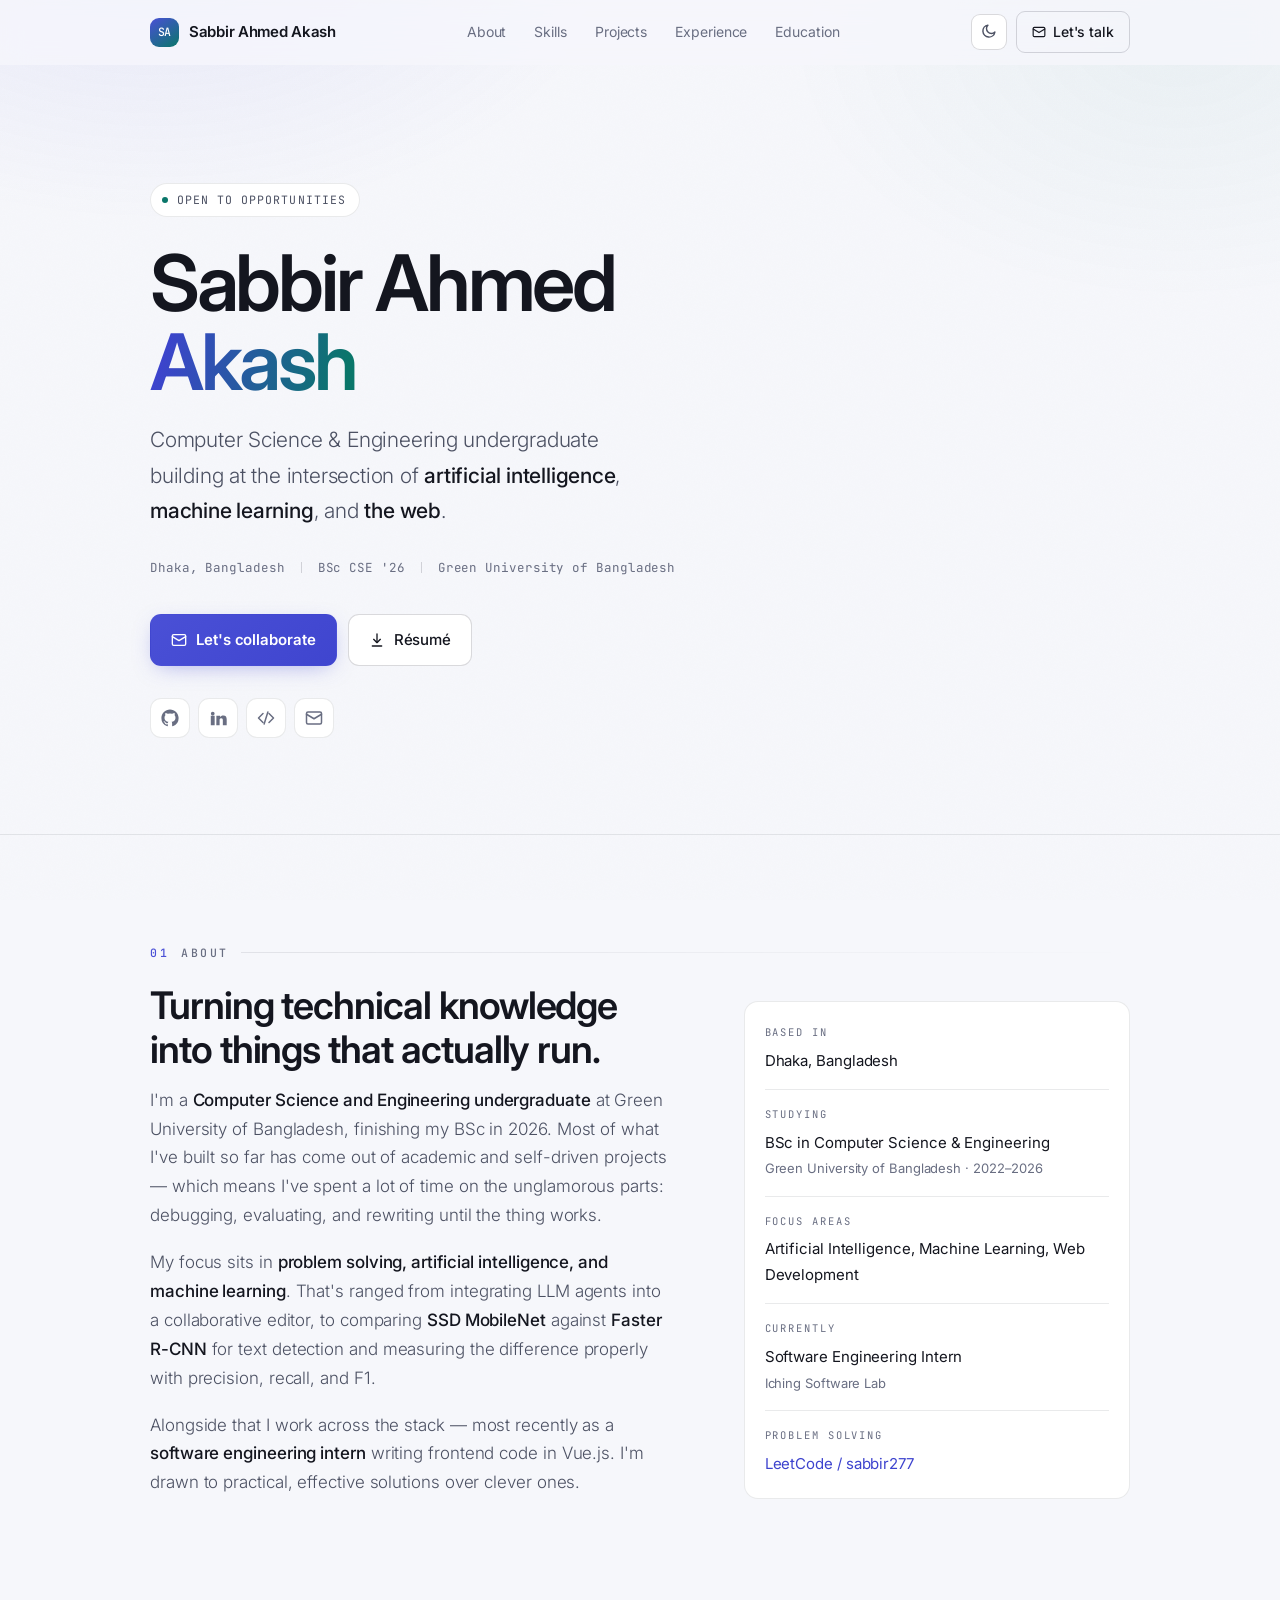
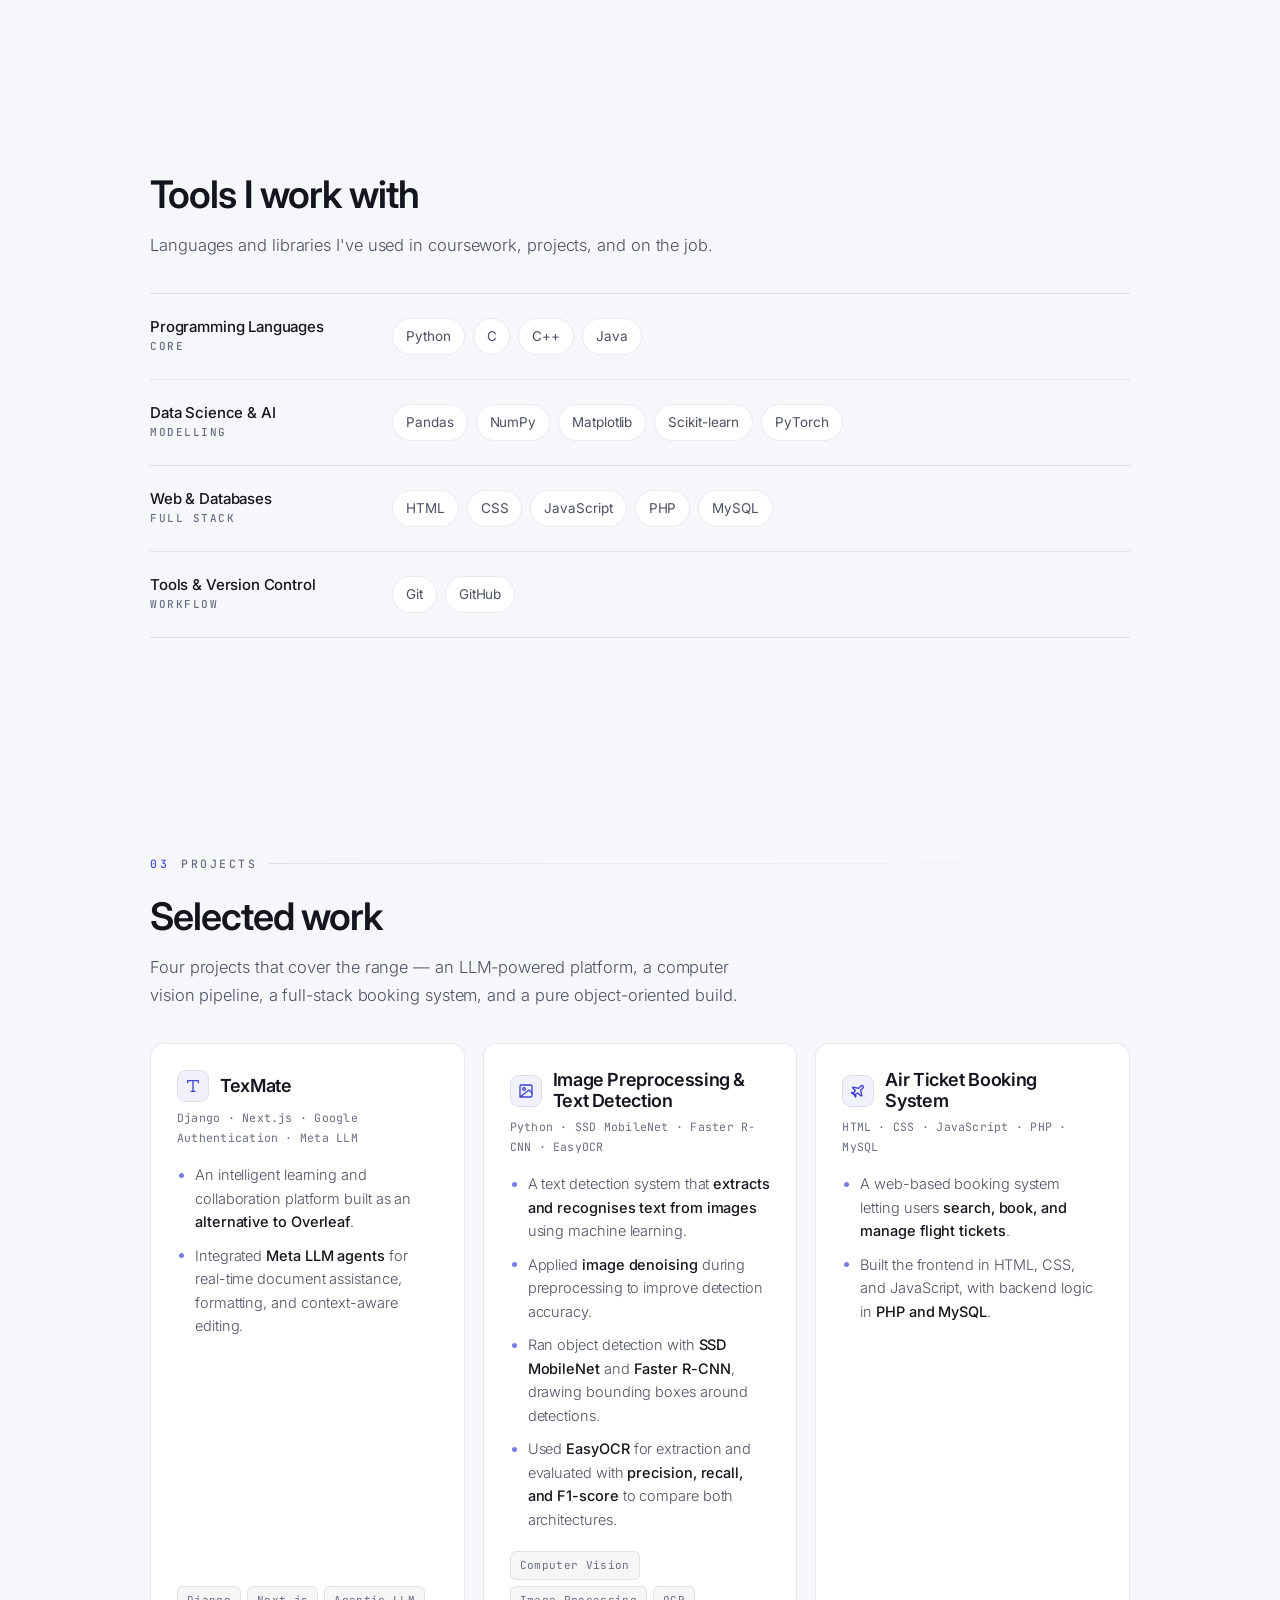
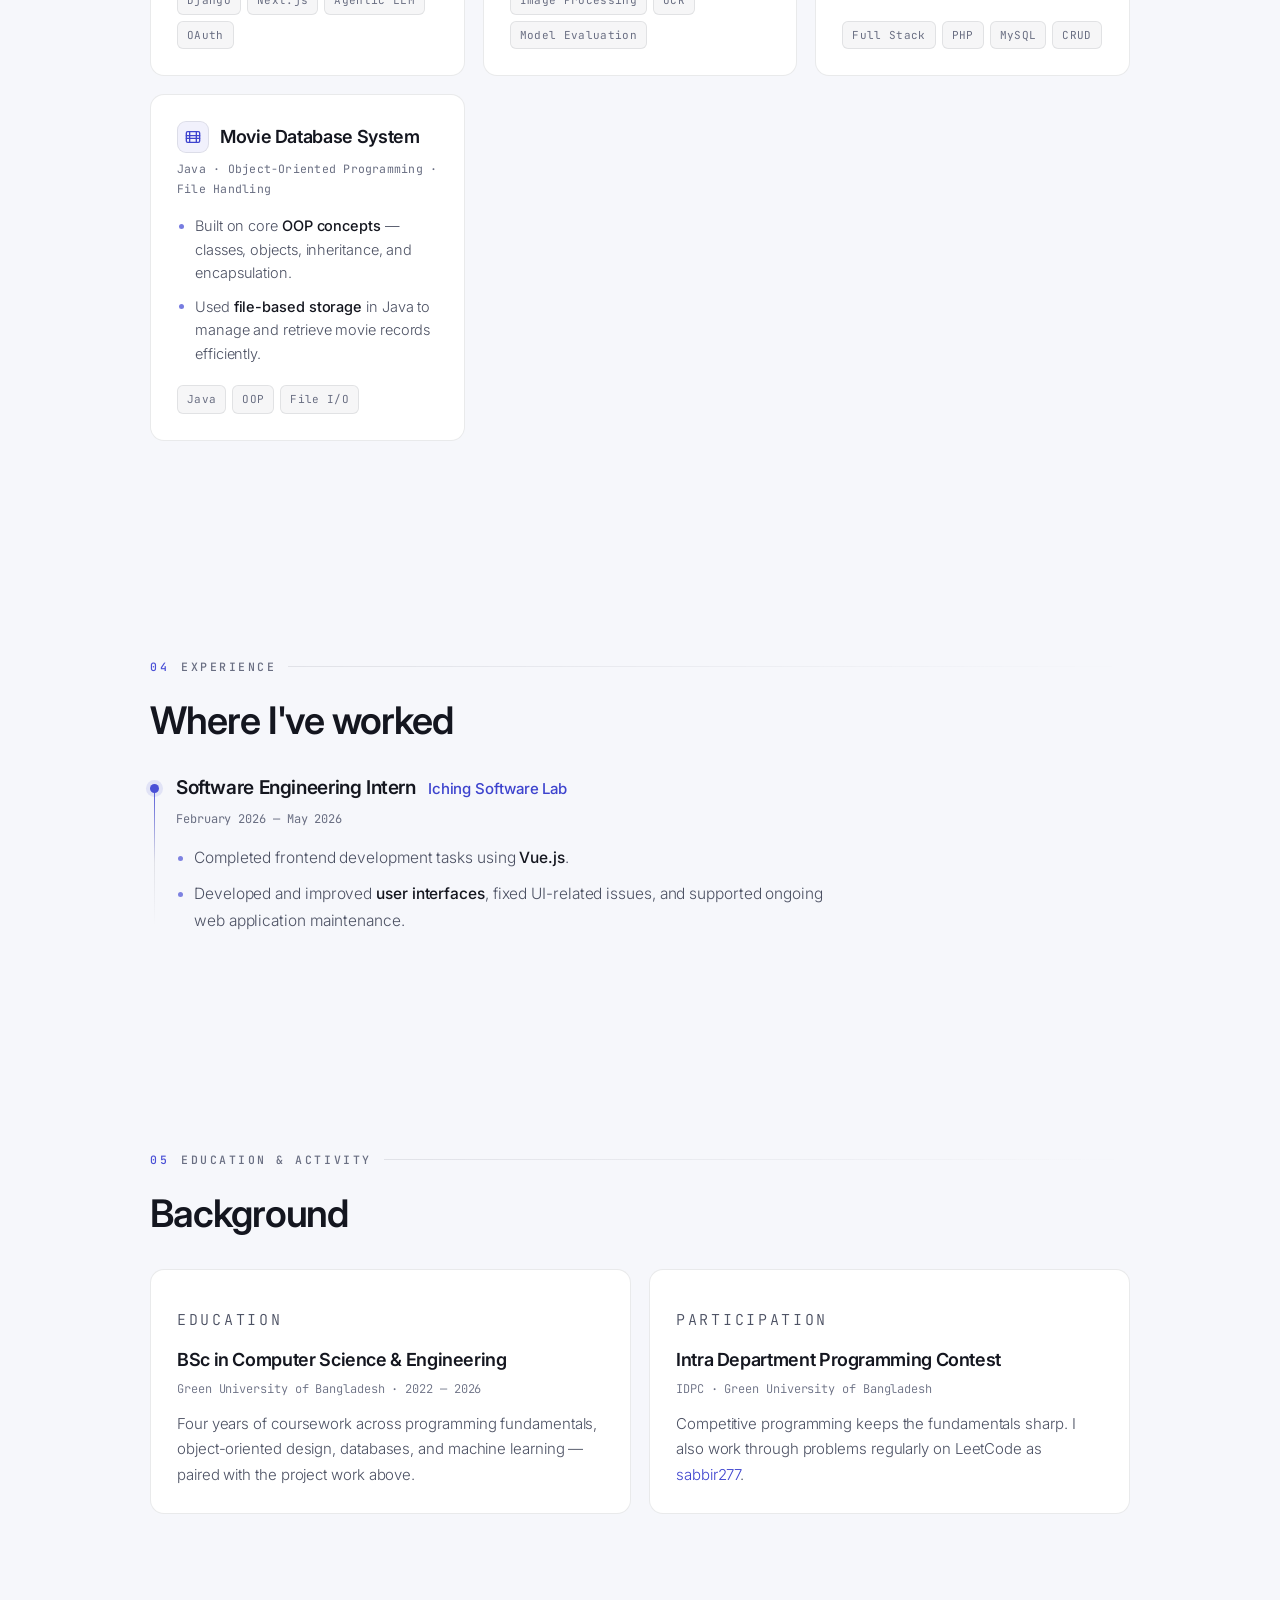
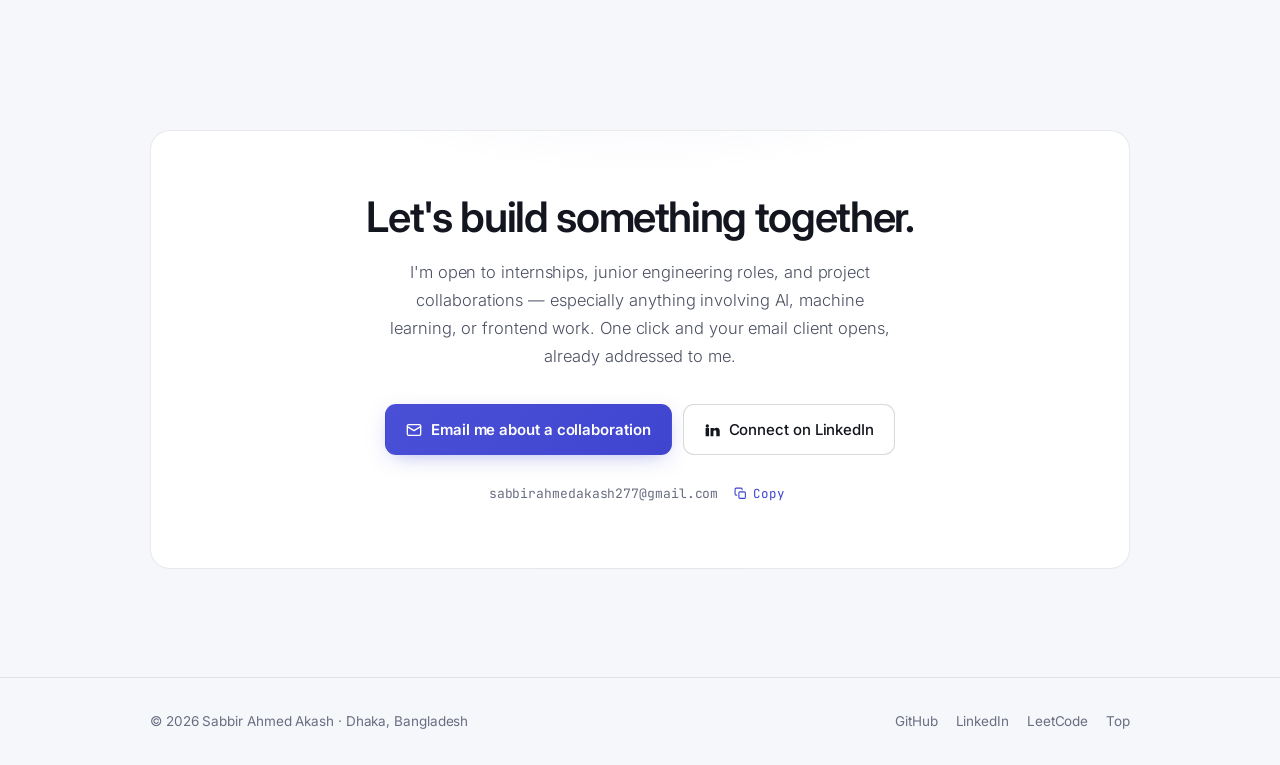
<file: index.html>
<!DOCTYPE html>
<html lang="en" data-theme="dark">
<head>
<meta charset="UTF-8">
<meta name="viewport" content="width=device-width, initial-scale=1.0">
<title>Sabbir Ahmed Akash — CSE Undergraduate | AI & Software Engineering</title>
<meta name="description" content="Portfolio of Sabbir Ahmed Akash — Computer Science and Engineering undergraduate based in Dhaka, Bangladesh, working across artificial intelligence, machine learning, and web development.">
<meta name="author" content="Sabbir Ahmed Akash">
<meta name="theme-color" content="#08080b">

<!-- ⚠️ Replace this with your real URL after your first deploy — it's used by the
     canonical tag, the social preview, sitemap.xml and robots.txt. -->
<link rel="canonical" href="https://sabbir-portfolio.netlify.app/">

<!-- Open Graph / social preview (LinkedIn, Facebook, Slack, Discord) -->
<meta property="og:type" content="website">
<meta property="og:site_name" content="Sabbir Ahmed Akash">
<meta property="og:url" content="https://sabbir-portfolio.netlify.app/">
<meta property="og:title" content="Sabbir Ahmed Akash — CSE Undergraduate | AI & Software Engineering">
<meta property="og:description" content="Problem solving, artificial intelligence, and machine learning. Projects, experience, and contact.">
<meta property="og:image" content="https://sabbir-portfolio.netlify.app/assets/img/og-image.png">
<meta property="og:image:width" content="1200">
<meta property="og:image:height" content="630">
<meta property="og:image:alt" content="Sabbir Ahmed Akash — AI / Machine Learning, Software Engineering">

<!-- X / Twitter -->
<meta name="twitter:card" content="summary_large_image">
<meta name="twitter:title" content="Sabbir Ahmed Akash — CSE Undergraduate | AI & Software Engineering">
<meta name="twitter:description" content="Problem solving, artificial intelligence, and machine learning. Projects, experience, and contact.">
<meta name="twitter:image" content="https://sabbir-portfolio.netlify.app/assets/img/og-image.png">

<link rel="preconnect" href="https://fonts.googleapis.com">
<link rel="preconnect" href="https://fonts.gstatic.com" crossorigin>
<link href="https://fonts.googleapis.com/css2?family=Inter:wght@300;400;500;600;700&family=JetBrains+Mono:wght@400;500&display=swap" rel="stylesheet">

<link rel="icon" href="assets/img/favicon.svg" type="image/svg+xml">
<link rel="apple-touch-icon" href="assets/img/apple-touch-icon.png">

<!-- Sets the theme before first paint so there's no flash of the wrong colours.
     This one stays inline on purpose — as an external file it would load too
     late and you'd see a flicker. Everything else lives in js/main.js. -->
<script>
(function () {
  try {
    var prefersLight = window.matchMedia &&
                       window.matchMedia('(prefers-color-scheme: light)').matches;
    document.documentElement.setAttribute('data-theme', prefersLight ? 'light' : 'dark');
  } catch (e) {
    document.documentElement.setAttribute('data-theme', 'light');
  }
})();
</script>

<link rel="stylesheet" href="css/styles.css">
</head>
<body>

<!-- ============================================================
     NAV
     ============================================================ -->
<header class="nav" id="nav">
  <div class="wrap nav-inner">
    <a href="#top" class="brand" aria-label="Sabbir Ahmed Akash — back to top">
      <span class="brand-mark" aria-hidden="true">SA</span>
      <span>Sabbir Ahmed Akash</span>
    </a>

    <nav class="nav-links" aria-label="Sections">
      <a href="#about">About</a>
      <a href="#skills">Skills</a>
      <a href="#projects">Projects</a>
      <a href="#experience">Experience</a>
      <a href="#education">Education</a>
    </nav>

    <div class="nav-right">
      <button class="theme-btn" id="themeBtn" type="button" aria-label="Switch to light theme" title="Switch to light theme">
        <svg class="ico-sun" viewBox="0 0 24 24" fill="none" stroke="currentColor" stroke-width="2" stroke-linecap="round" stroke-linejoin="round" aria-hidden="true"><circle cx="12" cy="12" r="4"/><path d="M12 2v2M12 20v2M4.9 4.9l1.4 1.4M17.7 17.7l1.4 1.4M2 12h2M20 12h2M4.9 19.1l1.4-1.4M17.7 6.3l1.4-1.4"/></svg>
        <svg class="ico-moon" viewBox="0 0 24 24" fill="none" stroke="currentColor" stroke-width="2" stroke-linecap="round" stroke-linejoin="round" aria-hidden="true"><path d="M21 12.8A8.5 8.5 0 1 1 11.2 3a6.6 6.6 0 0 0 9.8 9.8Z"/></svg>
      </button>

      <a class="nav-cta" href="mailto:sabbirahmedakash277@gmail.com?subject=Collaboration%20opportunity&amp;body=Hi%20Sabbir%2C%0A%0AI%20came%20across%20your%20portfolio%20and%20would%20like%20to%20talk%20about%20a%20possible%20collaboration.%0A%0A">
        <svg width="14" height="14" viewBox="0 0 24 24" fill="none" stroke="currentColor" stroke-width="2" stroke-linecap="round" stroke-linejoin="round" aria-hidden="true"><rect x="2" y="4" width="20" height="16" rx="2"/><path d="m2 7 10 6 10-6"/></svg>
        Let's talk
      </a>
    </div>
  </div>
</header>

<main id="top">

  <!-- ============================================================
       HERO
       ============================================================ -->
  <section class="hero">
    <div class="wrap">
      <span class="badge rise">
        <span class="dot" aria-hidden="true"></span>
        Open to opportunities
      </span>

      <h1 class="rise" style="--d:60ms">
        Sabbir Ahmed<br>
        <span class="grad">Akash</span>
      </h1>

      <p class="hero-role rise" style="--d:140ms">
        Computer Science &amp; Engineering undergraduate building at the intersection of
        <b>artificial intelligence</b>, <b>machine learning</b>, and <b>the web</b>.
      </p>

      <div class="hero-meta rise" style="--d:200ms">
        <span>Dhaka, Bangladesh</span>
        <span class="sep" aria-hidden="true"></span>
        <span>BSc CSE '26</span>
        <span class="sep" aria-hidden="true"></span>
        <span>Green University of Bangladesh</span>
      </div>

      <div class="actions rise" style="--d:260ms">
        <!-- Primary contact: opens the visitor's mail client, pre-addressed and pre-filled -->
        <a class="btn btn-primary" href="mailto:sabbirahmedakash277@gmail.com?subject=Let%E2%80%99s%20collaborate&amp;body=Hi%20Sabbir%2C%0A%0AI%20came%20across%20your%20portfolio%20and%20would%20like%20to%20talk%20about%20a%20possible%20collaboration.%0A%0AA%20bit%20about%20the%20project%3A%0A%0A%0AThanks%2C%0A">
          <svg width="16" height="16" viewBox="0 0 24 24" fill="none" stroke="currentColor" stroke-width="2" stroke-linecap="round" stroke-linejoin="round" aria-hidden="true"><rect x="2" y="4" width="20" height="16" rx="2"/><path d="m2 7 10 6 10-6"/></svg>
          Let's collaborate
        </a>
        <!-- To update: replace assets/resume/resume.pdf. The download attribute controls
             the filename the visitor receives, so the file on disk can stay resume.pdf. -->
        <a class="btn btn-ghost" href="assets/resume/resume.pdf" download="Sabbir-Ahmed-Akash-Resume.pdf">
          <svg width="16" height="16" viewBox="0 0 24 24" fill="none" stroke="currentColor" stroke-width="2" stroke-linecap="round" stroke-linejoin="round" aria-hidden="true"><path d="M12 3v12"/><path d="m7 11 5 5 5-5"/><path d="M5 21h14"/></svg>
          Résumé
        </a>
      </div>

      <div class="socials rise" style="--d:320ms">
        <a href="https://github.com/sabbirahmed277" target="_blank" rel="noopener noreferrer" aria-label="GitHub" title="GitHub">
          <svg width="18" height="18" viewBox="0 0 24 24" fill="currentColor" aria-hidden="true"><path d="M12 .5C5.73.5.5 5.73.5 12a11.5 11.5 0 0 0 7.86 10.92c.58.1.79-.25.79-.55v-1.94c-3.2.7-3.88-1.54-3.88-1.54-.53-1.34-1.29-1.7-1.29-1.7-1.05-.72.08-.7.08-.7 1.16.08 1.77 1.19 1.77 1.19 1.03 1.77 2.7 1.26 3.36.96.1-.75.4-1.26.73-1.55-2.55-.29-5.24-1.28-5.24-5.7 0-1.26.45-2.29 1.19-3.1-.12-.29-.52-1.46.11-3.05 0 0 .96-.31 3.15 1.18a10.9 10.9 0 0 1 5.74 0c2.18-1.49 3.14-1.18 3.14-1.18.63 1.59.23 2.76.12 3.05.74.81 1.18 1.84 1.18 3.1 0 4.43-2.69 5.4-5.26 5.69.41.36.78 1.06.78 2.14v3.17c0 .3.21.66.8.55A11.5 11.5 0 0 0 23.5 12C23.5 5.73 18.27.5 12 .5Z"/></svg>
        </a>
        <a href="https://www.linkedin.com/in/Sabbir277/" target="_blank" rel="noopener noreferrer" aria-label="LinkedIn" title="LinkedIn">
          <svg width="18" height="18" viewBox="0 0 24 24" fill="currentColor" aria-hidden="true"><path d="M4.98 3.5a2.5 2.5 0 1 1 0 5 2.5 2.5 0 0 1 0-5ZM2.4 21.5h5.16V9.04H2.4V21.5Zm7.4-12.46h4.95v1.7h.07c.69-1.2 2.37-2.09 4.2-2.09 3.6 0 4.58 2.14 4.58 5.42v7.43h-5.15v-6.6c0-1.58-.6-2.65-2.03-2.65-1.1 0-1.83.72-2.13 1.42-.11.24-.14.58-.14.93v6.9H9.8s.07-11.2 0-12.46Z"/></svg>
        </a>
        <a href="https://leetcode.com/u/sabbir277/" target="_blank" rel="noopener noreferrer" aria-label="LeetCode" title="LeetCode">
          <svg width="18" height="18" viewBox="0 0 24 24" fill="none" stroke="currentColor" stroke-width="2" stroke-linecap="round" stroke-linejoin="round" aria-hidden="true"><path d="m16 18 6-6-6-6"/><path d="m8 6-6 6 6 6"/><path d="m14.5 4-5 16"/></svg>
        </a>
        <a href="mailto:sabbirahmedakash277@gmail.com" aria-label="Email" title="Email">
          <svg width="18" height="18" viewBox="0 0 24 24" fill="none" stroke="currentColor" stroke-width="2" stroke-linecap="round" stroke-linejoin="round" aria-hidden="true"><rect x="2" y="4" width="20" height="16" rx="2"/><path d="m2 7 10 6 10-6"/></svg>
        </a>
      </div>
    </div>
  </section>

  <hr class="rule">

  <!-- ============================================================
       ABOUT
       ============================================================ -->
  <section class="section" id="about">
    <div class="wrap">
      <p class="eyebrow reveal"><span>01</span> About</p>

      <div class="about-grid">
        <div class="about-body reveal" style="--d:80ms">
          <h2 class="section-title">Turning technical knowledge into things that actually run.</h2>
          <p>
            I'm a <strong>Computer Science and Engineering undergraduate</strong> at Green University of
            Bangladesh, finishing my BSc in 2026. Most of what I've built so far has come out of academic
            and self-driven projects — which means I've spent a lot of time on the unglamorous parts:
            debugging, evaluating, and rewriting until the thing works.
          </p>
          <p>
            My focus sits in <strong>problem solving, artificial intelligence, and machine learning</strong>.
            That's ranged from integrating LLM agents into a collaborative editor, to comparing
            <strong>SSD MobileNet</strong> against <strong>Faster R-CNN</strong> for text detection and
            measuring the difference properly with precision, recall, and F1.
          </p>
          <p>
            Alongside that I work across the stack — most recently as a
            <strong>software engineering intern</strong> writing frontend code in Vue.js. I'm drawn to
            practical, effective solutions over clever ones.
          </p>
        </div>

        <dl class="facts reveal" style="--d:160ms">
          <div class="fact">
            <dt>Based in</dt>
            <dd>Dhaka, Bangladesh</dd>
          </div>
          <div class="fact">
            <dt>Studying</dt>
            <dd>BSc in Computer Science &amp; Engineering<small>Green University of Bangladesh · 2022–2026</small></dd>
          </div>
          <div class="fact">
            <dt>Focus areas</dt>
            <dd>Artificial Intelligence, Machine Learning, Web Development</dd>
          </div>
          <div class="fact">
            <dt>Currently</dt>
            <dd>Software Engineering Intern<small>Iching Software Lab</small></dd>
          </div>
          <div class="fact">
            <dt>Problem solving</dt>
            <dd><a class="link" href="https://leetcode.com/u/sabbir277/" target="_blank" rel="noopener noreferrer">LeetCode / sabbir277</a></dd>
          </div>
        </dl>
      </div>
    </div>
  </section>

  <!-- ============================================================
       SKILLS
       ============================================================ -->
  <section class="section" id="skills">
    <div class="wrap">
      <p class="eyebrow reveal"><span>02</span> Skills</p>
      <h2 class="section-title reveal" style="--d:60ms">Tools I work with</h2>
      <p class="section-lede reveal" style="--d:100ms">
        Languages and libraries I've used in coursework, projects, and on the job.
      </p>

      <div class="skills" style="margin-top:34px">
        <div class="skill-row reveal">
          <h3>Programming Languages<em>Core</em></h3>
          <div class="chips">
            <span class="chip">Python</span>
            <span class="chip">C</span>
            <span class="chip">C++</span>
            <span class="chip">Java</span>
          </div>
        </div>

        <div class="skill-row reveal" style="--d:70ms">
          <h3>Data Science &amp; AI<em>Modelling</em></h3>
          <div class="chips">
            <span class="chip">Pandas</span>
            <span class="chip">NumPy</span>
            <span class="chip">Matplotlib</span>
            <span class="chip">Scikit-learn</span>
            <span class="chip">PyTorch</span>
          </div>
        </div>

        <div class="skill-row reveal" style="--d:140ms">
          <h3>Web &amp; Databases<em>Full stack</em></h3>
          <div class="chips">
            <span class="chip">HTML</span>
            <span class="chip">CSS</span>
            <span class="chip">JavaScript</span>
            <span class="chip">PHP</span>
            <span class="chip">MySQL</span>
          </div>
        </div>

        <div class="skill-row reveal" style="--d:210ms">
          <h3>Tools &amp; Version Control<em>Workflow</em></h3>
          <div class="chips">
            <span class="chip">Git</span>
            <span class="chip">GitHub</span>
          </div>
        </div>
      </div>
    </div>
  </section>

  <!-- ============================================================
       PROJECTS
       ============================================================ -->
  <section class="section" id="projects">
    <div class="wrap">
      <p class="eyebrow reveal"><span>03</span> Projects</p>
      <h2 class="section-title reveal" style="--d:60ms">Selected work</h2>
      <p class="section-lede reveal" style="--d:100ms">
        Four projects that cover the range — an LLM-powered platform, a computer vision pipeline,
        a full-stack booking system, and a pure object-oriented build.
      </p>

      <div class="projects" style="margin-top:34px">

        <!-- TexMate
             TODO: add repo link, e.g. wrap <h3> in <a href="https://github.com/..."> -->
        <article class="card reveal">
          <div class="card-head">
            <span class="card-ico" aria-hidden="true">
              <svg width="16" height="16" viewBox="0 0 24 24" fill="none" stroke="currentColor" stroke-width="2" stroke-linecap="round" stroke-linejoin="round"><path d="M4 7V4h16v3"/><path d="M9 20h6"/><path d="M12 4v16"/></svg>
            </span>
            <h3>TexMate</h3>
          </div>
          <p class="card-stack">Django · Next.js · Google Authentication · Meta LLM</p>
          <ul>
            <li>An intelligent learning and collaboration platform built as an <strong>alternative to Overleaf</strong>.</li>
            <li>Integrated <strong>Meta LLM agents</strong> for real-time document assistance, formatting, and context-aware editing.</li>
          </ul>
          <div class="tags">
            <span class="tag">Django</span>
            <span class="tag">Next.js</span>
            <span class="tag">Agentic LLM</span>
            <span class="tag">OAuth</span>
          </div>
        </article>

        <!-- Image Preprocessing & Text Detection
             TODO: add repo link -->
        <article class="card reveal" style="--d:70ms">
          <div class="card-head">
            <span class="card-ico" aria-hidden="true">
              <svg width="16" height="16" viewBox="0 0 24 24" fill="none" stroke="currentColor" stroke-width="2" stroke-linecap="round" stroke-linejoin="round"><rect x="3" y="3" width="18" height="18" rx="2"/><circle cx="9" cy="9" r="2"/><path d="m21 15-4.5-4.5L3 21"/></svg>
            </span>
            <h3>Image Preprocessing &amp; Text Detection</h3>
          </div>
          <p class="card-stack">Python · SSD MobileNet · Faster R-CNN · EasyOCR</p>
          <ul>
            <li>A text detection system that <strong>extracts and recognises text from images</strong> using machine learning.</li>
            <li>Applied <strong>image denoising</strong> during preprocessing to improve detection accuracy.</li>
            <li>Ran object detection with <strong>SSD MobileNet</strong> and <strong>Faster R-CNN</strong>, drawing bounding boxes around detections.</li>
            <li>Used <strong>EasyOCR</strong> for extraction and evaluated with <strong>precision, recall, and F1-score</strong> to compare both architectures.</li>
          </ul>
          <div class="tags">
            <span class="tag">Computer Vision</span>
            <span class="tag">Image Processing</span>
            <span class="tag">OCR</span>
            <span class="tag">Model Evaluation</span>
          </div>
        </article>

        <!-- Air Ticket Booking System
             TODO: add repo link -->
        <article class="card reveal" style="--d:140ms">
          <div class="card-head">
            <span class="card-ico" aria-hidden="true">
              <svg width="16" height="16" viewBox="0 0 24 24" fill="none" stroke="currentColor" stroke-width="2" stroke-linecap="round" stroke-linejoin="round"><path d="M17.8 19.2 16 11l3.5-3.5a2.1 2.1 0 0 0-3-3L13 8 4.8 6.2a.8.8 0 0 0-.8 1.3L8 11l-2 4-3-1-1 1 4 2 2 4 1-1-1-3 4-2 3.5 4a.8.8 0 0 0 1.3-.8Z"/></svg>
            </span>
            <h3>Air Ticket Booking System</h3>
          </div>
          <p class="card-stack">HTML · CSS · JavaScript · PHP · MySQL</p>
          <ul>
            <li>A web-based booking system letting users <strong>search, book, and manage flight tickets</strong>.</li>
            <li>Built the frontend in HTML, CSS, and JavaScript, with backend logic in <strong>PHP and MySQL</strong>.</li>
          </ul>
          <div class="tags">
            <span class="tag">Full Stack</span>
            <span class="tag">PHP</span>
            <span class="tag">MySQL</span>
            <span class="tag">CRUD</span>
          </div>
        </article>

        <!-- Movie Database System
             TODO: add repo link -->
        <article class="card reveal" style="--d:210ms">
          <div class="card-head">
            <span class="card-ico" aria-hidden="true">
              <svg width="16" height="16" viewBox="0 0 24 24" fill="none" stroke="currentColor" stroke-width="2" stroke-linecap="round" stroke-linejoin="round"><rect x="2" y="4" width="20" height="16" rx="2"/><path d="M7 4v16M17 4v16M2 10h20M2 14h20"/></svg>
            </span>
            <h3>Movie Database System</h3>
          </div>
          <p class="card-stack">Java · Object-Oriented Programming · File Handling</p>
          <ul>
            <li>Built on core <strong>OOP concepts</strong> — classes, objects, inheritance, and encapsulation.</li>
            <li>Used <strong>file-based storage</strong> in Java to manage and retrieve movie records efficiently.</li>
          </ul>
          <div class="tags">
            <span class="tag">Java</span>
            <span class="tag">OOP</span>
            <span class="tag">File I/O</span>
          </div>
        </article>

      </div>
    </div>
  </section>

  <!-- ============================================================
       EXPERIENCE
       ============================================================ -->
  <section class="section" id="experience">
    <div class="wrap">
      <p class="eyebrow reveal"><span>04</span> Experience</p>
      <h2 class="section-title reveal" style="--d:60ms">Where I've worked</h2>

      <div class="timeline" style="margin-top:34px">
        <div class="tl-item reveal" style="--d:100ms">
          <div class="tl-top">
            <h3>Software Engineering Intern</h3>
            <span class="tl-org">Iching Software Lab</span>
          </div>
          <p class="tl-date">February 2026 — May 2026</p>
          <ul>
            <li>Completed frontend development tasks using <strong>Vue.js</strong>.</li>
            <li>Developed and improved <strong>user interfaces</strong>, fixed UI-related issues, and supported ongoing web application maintenance.</li>
          </ul>
        </div>
      </div>
    </div>
  </section>

  <!-- ============================================================
       EDUCATION & PARTICIPATION
       ============================================================ -->
  <section class="section" id="education">
    <div class="wrap">
      <p class="eyebrow reveal"><span>05</span> Education &amp; Activity</p>
      <h2 class="section-title reveal" style="--d:60ms">Background</h2>

      <div class="two-col" style="margin-top:34px">
        <div class="panel reveal" style="--d:100ms">
          <p class="panel-label">Education</p>
          <h3>BSc in Computer Science &amp; Engineering</h3>
          <p class="meta">Green University of Bangladesh · 2022 — 2026</p>
          <p>
            Four years of coursework across programming fundamentals, object-oriented design,
            databases, and machine learning — paired with the project work above.
          </p>
        </div>

        <div class="panel reveal" style="--d:170ms">
          <p class="panel-label">Participation</p>
          <h3>Intra Department Programming Contest</h3>
          <p class="meta">IDPC · Green University of Bangladesh</p>
          <p>
            Competitive programming keeps the fundamentals sharp. I also work through problems
            regularly on LeetCode as <a class="link" href="https://leetcode.com/u/sabbir277/" target="_blank" rel="noopener noreferrer">sabbir277</a>.
          </p>
        </div>
      </div>
    </div>
  </section>

  <!-- ============================================================
       CONTACT
       ============================================================ -->
  <section class="section" id="contact">
    <div class="wrap">
      <div class="contact-card reveal">
        <h2>Let's build something together.</h2>
        <p>
          I'm open to internships, junior engineering roles, and project collaborations —
          especially anything involving AI, machine learning, or frontend work.
          One click and your email client opens, already addressed to me.
        </p>

        <div class="actions">
          <a class="btn btn-primary" href="mailto:sabbirahmedakash277@gmail.com?subject=Let%E2%80%99s%20collaborate&amp;body=Hi%20Sabbir%2C%0A%0AI%20came%20across%20your%20portfolio%20and%20would%20like%20to%20talk%20about%20a%20possible%20collaboration.%0A%0AA%20bit%20about%20the%20project%3A%0A%0A%0AThanks%2C%0A">
            <svg width="16" height="16" viewBox="0 0 24 24" fill="none" stroke="currentColor" stroke-width="2" stroke-linecap="round" stroke-linejoin="round" aria-hidden="true"><rect x="2" y="4" width="20" height="16" rx="2"/><path d="m2 7 10 6 10-6"/></svg>
            Email me about a collaboration
          </a>
          <a class="btn btn-ghost" href="https://www.linkedin.com/in/Sabbir277/" target="_blank" rel="noopener noreferrer">
            <svg width="16" height="16" viewBox="0 0 24 24" fill="currentColor" aria-hidden="true"><path d="M4.98 3.5a2.5 2.5 0 1 1 0 5 2.5 2.5 0 0 1 0-5ZM2.4 21.5h5.16V9.04H2.4V21.5Zm7.4-12.46h4.95v1.7h.07c.69-1.2 2.37-2.09 4.2-2.09 3.6 0 4.58 2.14 4.58 5.42v7.43h-5.15v-6.6c0-1.58-.6-2.65-2.03-2.65-1.1 0-1.83.72-2.13 1.42-.11.24-.14.58-.14.93v6.9H9.8s.07-11.2 0-12.46Z"/></svg>
            Connect on LinkedIn
          </a>
        </div>

        <div class="email-line">
          <span>sabbirahmedakash277@gmail.com</span>
          <button class="copy-btn" id="copyBtn" type="button" aria-label="Copy email address">
            <svg width="13" height="13" viewBox="0 0 24 24" fill="none" stroke="currentColor" stroke-width="2" stroke-linecap="round" stroke-linejoin="round" aria-hidden="true"><rect x="9" y="9" width="12" height="12" rx="2"/><path d="M5 15H4a2 2 0 0 1-2-2V4a2 2 0 0 1 2-2h9a2 2 0 0 1 2 2v1"/></svg>
            <span id="copyLabel">Copy</span>
          </button>
        </div>
      </div>
    </div>
  </section>

</main>

<!-- ============================================================
     FOOTER
     ============================================================ -->
<footer class="footer">
  <div class="wrap footer-inner">
    <p>© <span id="year">2026</span> Sabbir Ahmed Akash · Dhaka, Bangladesh</p>
    <nav aria-label="Elsewhere">
      <a href="https://github.com/sabbirahmed277" target="_blank" rel="noopener noreferrer">GitHub</a>
      <a href="https://www.linkedin.com/in/Sabbir277/" target="_blank" rel="noopener noreferrer">LinkedIn</a>
      <a href="https://leetcode.com/u/sabbir277/" target="_blank" rel="noopener noreferrer">LeetCode</a>
      <a href="#top">Top</a>
    </nav>
  </div>
</footer>

<script src="js/main.js"></script>

</body>
</html>
</file>
<file: css/styles.css>
/* ==========================================================================
   Sabbir Ahmed Akash — portfolio stylesheet
   --------------------------------------------------------------------------
   Structure of this file, in order:
     1. Design tokens — DARK   (:root)
     2. Design tokens — LIGHT  ([data-theme="light"])
     3. Base + primitives     (.wrap, .eyebrow, .section)
     4. Navigation + theme toggle
     5. Hero
     6. About / Skills / Projects / Experience / Education / Contact
     7. Footer
     8. Scroll-reveal animations
     9. Responsive breakpoints  (860px, 720px, 430px)
    10. Reduced-motion + print

   CHANGING COLOURS: every colour resolves through a custom property. Edit the
   token, not the rule — and add it to BOTH token blocks so light mode follows.
   ========================================================================== */

/* ============================================================
   Design tokens — DARK (default)
   Every colour in the sheet resolves through these, so the light
   theme below only has to restate the values, never the rules.
   ============================================================ */
:root{
  color-scheme: dark;

  --bg:            #08080b;
  --bg-elev:       rgba(255,255,255,.025);
  --bg-elev-hover: rgba(255,255,255,.045);
  --line:          rgba(255,255,255,.08);
  --line-strong:   rgba(255,255,255,.16);

  --text:          #ededf2;
  --text-soft:     #b6b6c4;
  --text-muted:    #82828f;

  --accent:        #8b93ff;
  --accent-soft:   #a6acff;
  --accent-2:      #5eead4;
  --accent-glow:   rgba(139,147,255,.16);
  --accent-line:   rgba(139,147,255,.55);
  --on-accent:     #06060a;

  --nav-bg:          rgba(8,8,11,.72);
  --nav-bg-scrolled: rgba(8,8,11,.86);

  --tag-bg:  rgba(255,255,255,.045);
  --ico-bg:  rgba(139,147,255,.09);
  --sel:     rgba(139,147,255,.30);

  --btn-grad:        linear-gradient(140deg, #8b93ff 0%, #6f78f5 100%);
  --shadow-btn:      0 6px 26px -8px rgba(139,147,255,.55);
  --shadow-btn-over: 0 12px 34px -8px rgba(139,147,255,.68);
  --shadow-card:     0 18px 44px -22px rgba(0,0,0,.9);

  --mark-grad: linear-gradient(145deg, rgba(139,147,255,.9), rgba(94,234,212,.75));
  --mark-fg:   #07070a;

  --grain:  .16;
  --wash-1: rgba(139,147,255,.16);
  --wash-2: rgba(94,234,212,.075);
  --pulse:  rgba(94,234,212,.55);
  --tl-ring: rgba(139,147,255,.14);

  --font-sans: 'Inter', -apple-system, BlinkMacSystemFont, 'Segoe UI', Roboto, Helvetica, Arial, sans-serif;
  --font-mono: 'JetBrains Mono', ui-monospace, SFMono-Regular, Menlo, Consolas, monospace;

  --max: 1060px;
  --pad: clamp(20px, 5vw, 40px);
  --radius: 14px;

  --ease: cubic-bezier(.22,.61,.36,1);
}

/* ============================================================
   Design tokens — LIGHT
   Not an inversion. Cool paper rather than warm cream, and the
   indigo/teal pair is deepened so it stays legible on white.
   ============================================================ */
[data-theme="light"]{
  color-scheme: light;

  --bg:            #f6f7fb;
  --bg-elev:       #ffffff;
  --bg-elev-hover: #ffffff;
  --line:          rgba(19,22,40,.09);
  --line-strong:   rgba(19,22,40,.16);

  --text:          #14161f;
  --text-soft:     #4c5163;
  --text-muted:    #696e82;           /* darkened from #767c90 to clear AA 4.5:1 */

  --accent:        #4a50d6;
  --accent-soft:   #3d43ce;
  --accent-2:      #0a766a;           /* deeper teal — #5eead4 is unreadable on white */
  --accent-glow:   rgba(74,80,214,.08);
  --accent-line:   rgba(74,80,214,.45);
  --on-accent:     #ffffff;

  --nav-bg:          rgba(246,247,251,.78);
  --nav-bg-scrolled: rgba(246,247,251,.90);

  --tag-bg:  rgba(19,22,40,.035);
  --ico-bg:  rgba(74,80,214,.08);
  --sel:     rgba(74,80,214,.18);

  --btn-grad:        linear-gradient(140deg, #4a50d6 0%, #3f45cf 100%);
  --shadow-btn:      0 6px 22px -8px rgba(74,80,214,.50);
  --shadow-btn-over: 0 12px 30px -8px rgba(74,80,214,.60);
  --shadow-card:     0 18px 40px -24px rgba(19,22,40,.22);

  --mark-grad: linear-gradient(145deg, #4a50d6, #0a766a);
  --mark-fg:   #ffffff;

  --grain:  .05;                       /* grain reads as dirt on white — barely there */
  --wash-1: rgba(74,80,214,.09);
  --wash-2: rgba(10,118,106,.05);
  --pulse:  rgba(10,118,106,.50);
  --tl-ring: rgba(74,80,214,.12);
}

*,*::before,*::after{ box-sizing:border-box; }

html{
  scroll-behavior:smooth;
  scroll-padding-top:96px;         /* keeps sticky nav from covering headings */
  -webkit-text-size-adjust:100%;
}

body{
  margin:0;
  background:var(--bg);
  color:var(--text);
  font-family:var(--font-sans);
  font-size:16.5px;
  line-height:1.7;
  font-weight:400;
  letter-spacing:-.005em;
  -webkit-font-smoothing:antialiased;
  -moz-osx-font-smoothing:grayscale;
  overflow-x:hidden;
  transition:background-color .35s var(--ease), color .35s var(--ease);
}

/* Ambient light — two very soft radial washes, fixed so they never scroll away */
body::before{
  content:"";
  position:fixed; inset:0;
  pointer-events:none; z-index:0;
  background:
    radial-gradient(680px 420px at 12% -8%, var(--wash-1), transparent 70%),
    radial-gradient(560px 380px at 92% 4%,  var(--wash-2), transparent 70%);
  transition:background .35s var(--ease);
}
/* Fine grain so the flat background reads as a surface, not a void */
body::after{
  content:"";
  position:fixed; inset:0;
  pointer-events:none; z-index:0;
  opacity:var(--grain);
  transition:opacity .35s var(--ease);
  background-image:url("data:image/svg+xml,%3Csvg xmlns='http://www.w3.org/2000/svg' width='120' height='120'%3E%3Cfilter id='n'%3E%3CfeTurbulence type='fractalNoise' baseFrequency='.85' numOctaves='3'/%3E%3C/filter%3E%3Crect width='120' height='120' filter='url(%23n)' opacity='.42'/%3E%3C/svg%3E");
}

/* ============================================================
   Primitives
   ============================================================ */
.wrap{
  width:100%; max-width:var(--max);
  margin-inline:auto;
  padding-inline:var(--pad);
  position:relative; z-index:1;
}

a{ color:inherit; text-decoration:none; }

::selection{ background:var(--sel); }

:focus-visible{
  outline:2px solid var(--accent);
  outline-offset:3px;
  border-radius:6px;
}

h1,h2,h3,h4{
  margin:0;
  font-weight:600;
  line-height:1.15;
  letter-spacing:-.028em;
}

p{ margin:0; }

/* Small uppercase monospace label used to head each section */
.eyebrow{
  display:flex; align-items:center; gap:12px;
  font-family:var(--font-mono);
  font-size:11.5px; font-weight:500;
  letter-spacing:.22em; text-transform:uppercase;
  color:var(--text-muted);
  margin-bottom:22px;
}
.eyebrow::after{
  content:""; flex:1; height:1px;
  background:linear-gradient(90deg, var(--line), transparent);
}
.eyebrow span{ color:var(--accent); }

.section{ padding-block:clamp(64px, 9vw, 108px); position:relative; z-index:1; }
.section-title{
  font-size:clamp(26px, 4vw, 38px);
  margin-bottom:14px;
}
.section-lede{
  color:var(--text-soft);
  max-width:62ch;
  font-size:16.5px;
  font-weight:300;
}

.rule{ height:1px; background:var(--line); border:0; margin:0; }

/* ============================================================
   Navigation
   ============================================================ */
.nav{
  position:sticky; top:0; z-index:50;
  backdrop-filter:blur(14px) saturate(150%);
  -webkit-backdrop-filter:blur(14px) saturate(150%);
  background:var(--nav-bg);
  border-bottom:1px solid transparent;
  transition:border-color .3s var(--ease), background-color .35s var(--ease);
}
.nav.scrolled{ border-bottom-color:var(--line); background:var(--nav-bg-scrolled); }

.nav-inner{
  display:flex; align-items:center; justify-content:space-between;
  gap:14px; height:64px;
}

.brand{
  display:inline-flex; align-items:center; gap:10px;
  font-weight:600; font-size:15px; letter-spacing:-.02em;
  white-space:nowrap;
}
.brand-mark{
  display:grid; place-items:center;
  width:29px; height:29px; flex:none;
  border-radius:9px;
  background:var(--mark-grad);
  color:var(--mark-fg);
  font-family:var(--font-mono); font-size:11.5px; font-weight:500;
  letter-spacing:-.02em;
  transition:background .35s var(--ease), color .35s var(--ease);
}

.nav-links{ display:flex; align-items:center; gap:4px; }
.nav-links a{
  padding:7px 12px; border-radius:8px;
  font-size:14px; color:var(--text-muted);
  transition:color .2s var(--ease), background .2s var(--ease);
}
.nav-links a:hover{ color:var(--text); background:var(--bg-elev); }
.nav-links a.active{ color:var(--text); }

.nav-right{ display:flex; align-items:center; gap:9px; }

.nav-cta{
  display:inline-flex; align-items:center; gap:7px;
  padding:8px 15px; border-radius:9px;
  border:1px solid var(--line-strong);
  font-size:14px; font-weight:500; white-space:nowrap;
  transition:border-color .2s var(--ease), background .2s var(--ease), transform .2s var(--ease);
}
.nav-cta:hover{
  border-color:var(--accent-line);
  background:var(--accent-glow);
  transform:translateY(-1px);
}

/* ---- Theme toggle -------------------------------------------------
   One button, two icons crossfading through a quarter turn. It shows
   the theme you'll get, not the one you're in. ------------------- */
.theme-btn{
  position:relative;
  width:36px; height:36px; flex:none;
  display:grid; place-items:center;
  border:1px solid var(--line-strong);
  border-radius:9px;
  background:var(--bg-elev);
  color:var(--text-soft);
  cursor:pointer;
  padding:0;
  font-family:inherit;
  transition:color .2s var(--ease), border-color .2s var(--ease),
             background .2s var(--ease), transform .2s var(--ease);
}
.theme-btn:hover{
  color:var(--text);
  border-color:var(--accent-line);
  background:var(--accent-glow);
  transform:translateY(-1px);
}
.theme-btn svg{
  position:absolute;
  top:50%; left:50%;
  width:17px; height:17px;
  margin:-8.5px 0 0 -8.5px;
  transition:opacity .28s var(--ease), transform .42s var(--ease);
}
/* Dark theme showing → offer the sun */
.ico-sun  { opacity:1; transform:rotate(0deg)    scale(1);  }
.ico-moon { opacity:0; transform:rotate(-70deg)  scale(.55); }
/* Light theme showing → offer the moon */
[data-theme="light"] .ico-sun  { opacity:0; transform:rotate(70deg) scale(.55); }
[data-theme="light"] .ico-moon { opacity:1; transform:rotate(0deg)  scale(1);  }

/* ============================================================
   Hero
   ============================================================ */
.hero{
  padding-top:clamp(60px, 11vw, 118px);
  padding-bottom:clamp(56px, 9vw, 96px);
  position:relative; z-index:1;
}

.badge{
  display:inline-flex; align-items:center; gap:9px;
  padding:6px 13px 6px 11px;
  border:1px solid var(--line);
  border-radius:100px;
  background:var(--bg-elev);
  font-family:var(--font-mono);
  font-size:11.5px; letter-spacing:.09em; text-transform:uppercase;
  color:var(--text-soft);
}
.dot{
  width:6px; height:6px; border-radius:50%;
  background:var(--accent-2); flex:none;
  animation:pulse 2.4s var(--ease) infinite;
}
@keyframes pulse{
  0%   { box-shadow:0 0 0 0 var(--pulse); }
  70%  { box-shadow:0 0 0 8px transparent; }
  100% { box-shadow:0 0 0 0 transparent; }
}

.hero h1{
  margin-top:26px;
  font-size:clamp(40px, 8.6vw, 78px);
  font-weight:600;
  line-height:1.02;
  letter-spacing:-.042em;
}
.hero h1 .grad{
  background:linear-gradient(103deg, var(--accent-soft) 8%, var(--accent-2) 92%);
  -webkit-background-clip:text; background-clip:text;
  -webkit-text-fill-color:transparent; color:transparent;
}
/* Firefox/Safari fallback: if clipped text isn't supported, keep it readable */
@supports not ((-webkit-background-clip:text) or (background-clip:text)){
  .hero h1 .grad{
    background:none;
    -webkit-text-fill-color:currentColor;
    color:var(--accent-soft);
  }
}

.hero-role{
  margin-top:20px;
  font-size:clamp(17px, 2.5vw, 21px);
  font-weight:300;
  color:var(--text-soft);
  max-width:40ch;
  letter-spacing:-.01em;
}
.hero-role b{ color:var(--text); font-weight:500; }

.hero-meta{
  display:flex; flex-wrap:wrap; align-items:center;
  gap:9px 16px;
  margin-top:28px;
  font-family:var(--font-mono);
  font-size:12.5px; color:var(--text-muted);
}
.hero-meta .sep{ width:1px; height:11px; background:var(--line-strong); }

/* Buttons */
.actions{ display:flex; flex-wrap:wrap; gap:11px; margin-top:36px; }

.btn{
  display:inline-flex; align-items:center; gap:9px;
  padding:12px 20px;
  border-radius:11px;
  font-size:15px; font-weight:500;
  border:1px solid transparent;
  cursor:pointer;
  font-family:inherit;
  transition:transform .2s var(--ease), box-shadow .25s var(--ease),
             background .2s var(--ease), border-color .2s var(--ease), color .2s var(--ease);
}
.btn svg{ flex:none; }

.btn-primary{
  background:var(--btn-grad);
  color:var(--on-accent); font-weight:600;
  box-shadow:var(--shadow-btn);
}
.btn-primary:hover{
  transform:translateY(-2px);
  box-shadow:var(--shadow-btn-over);
}

.btn-ghost{
  border-color:var(--line-strong);
  color:var(--text);
  background:var(--bg-elev);
}
.btn-ghost:hover{
  border-color:var(--accent-line);
  background:var(--accent-glow);
  transform:translateY(-2px);
}

/* Icon-only social row */
.socials{ display:flex; gap:8px; margin-top:32px; }
.socials a{
  display:grid; place-items:center;
  width:40px; height:40px;
  border:1px solid var(--line);
  border-radius:11px;
  color:var(--text-muted);
  background:var(--bg-elev);
  transition:color .2s var(--ease), border-color .2s var(--ease),
             transform .2s var(--ease), background .2s var(--ease);
}
.socials a:hover{
  color:var(--text);
  border-color:var(--accent-line);
  background:var(--accent-glow);
  transform:translateY(-2px);
}

/* ============================================================
   About
   ============================================================ */
.about-grid{
  display:grid;
  grid-template-columns:minmax(0,1.35fr) minmax(0,1fr);
  gap:clamp(32px, 6vw, 72px);
  align-items:start;
}
.about-body p + p{ margin-top:18px; }
.about-body p{ color:var(--text-soft); font-weight:300; font-size:17px; }
.about-body strong{ color:var(--text); font-weight:500; }

.facts{
  border:1px solid var(--line);
  border-radius:var(--radius);
  background:var(--bg-elev);
  padding:6px 20px;
  transition:background-color .35s var(--ease), border-color .35s var(--ease);
}
.fact{ padding:16px 0; border-bottom:1px solid var(--line); }
.fact:last-child{ border-bottom:0; }
.fact dt{
  font-family:var(--font-mono);
  font-size:10.5px; letter-spacing:.18em; text-transform:uppercase;
  color:var(--text-muted); margin-bottom:6px;
}
.fact dd{ margin:0; font-size:15px; color:var(--text); }
.fact dd small{ display:block; color:var(--text-muted); font-size:13px; margin-top:2px; }

.link{ color:var(--accent-soft); }
.link:hover{ text-decoration:underline; text-underline-offset:3px; }

/* ============================================================
   Skills
   ============================================================ */
.skills{ display:grid; gap:0; margin-top:8px; }
.skill-row{
  display:grid;
  grid-template-columns:minmax(0,210px) minmax(0,1fr);
  gap:8px 32px;
  padding:24px 0;
  border-top:1px solid var(--line);
  align-items:start;
}
.skill-row:last-child{ border-bottom:1px solid var(--line); }
.skill-row h3{
  font-size:15px; font-weight:500;
  color:var(--text);
  letter-spacing:-.01em;
}
.skill-row h3 em{
  display:block; font-style:normal;
  font-family:var(--font-mono);
  font-size:11px; letter-spacing:.14em; text-transform:uppercase;
  color:var(--text-muted); margin-top:5px;
}
.chips{ display:flex; flex-wrap:wrap; gap:8px; }
.chip{
  padding:6px 13px;
  border:1px solid var(--line);
  border-radius:100px;
  background:var(--bg-elev);
  font-size:13.5px; color:var(--text-soft);
  transition:color .2s var(--ease), border-color .2s var(--ease),
             background .2s var(--ease), transform .2s var(--ease);
}
.chip:hover{
  color:var(--text);
  border-color:var(--accent-line);
  background:var(--accent-glow);
  transform:translateY(-1px);
}

/* ============================================================
   Projects
   ============================================================ */
.projects{
  display:grid;
  grid-template-columns:repeat(auto-fit, minmax(300px, 1fr));
  gap:18px;
  margin-top:8px;
}
.card{
  position:relative;
  display:flex; flex-direction:column;
  padding:26px;
  border:1px solid var(--line);
  border-radius:var(--radius);
  background:var(--bg-elev);
  overflow:hidden;
  transition:border-color .3s var(--ease), background-color .35s var(--ease),
             transform .3s var(--ease), box-shadow .3s var(--ease);
}
/* Hairline of accent light that sweeps in along the top edge on hover */
.card::before{
  content:""; position:absolute; inset:0 0 auto 0; height:1px;
  background:linear-gradient(90deg, transparent, var(--accent), transparent);
  opacity:0; transition:opacity .35s var(--ease);
}
.card:hover{
  border-color:var(--line-strong);
  background:var(--bg-elev-hover);
  transform:translateY(-4px);
  box-shadow:var(--shadow-card);
}
.card:hover::before{ opacity:1; }

.card-head{
  display:flex; align-items:center; gap:11px;
  margin-bottom:6px;
}
.card-ico{
  display:grid; place-items:center;
  width:32px; height:32px; flex:none;
  border-radius:9px;
  border:1px solid var(--line);
  background:var(--ico-bg);
  color:var(--accent-soft);
}
.card h3{ font-size:18px; letter-spacing:-.02em; }

.card-stack{
  font-family:var(--font-mono);
  font-size:11.5px; color:var(--text-muted);
  letter-spacing:.02em;
  margin-bottom:16px;
}
.card ul{
  margin:0 0 20px; padding:0;
  list-style:none;
  display:grid; gap:10px;
}
.card li{
  position:relative;
  padding-left:18px;
  font-size:14.5px; font-weight:300;
  color:var(--text-soft);
  line-height:1.62;
}
.card li::before{
  content:""; position:absolute;
  left:2px; top:.65em;
  width:5px; height:5px; border-radius:50%;
  background:var(--accent); opacity:.75;
}
.card li strong{ color:var(--text); font-weight:500; }

.tags{ display:flex; flex-wrap:wrap; gap:6px; margin-top:auto; }
.tag{
  font-family:var(--font-mono);
  font-size:11px; letter-spacing:.03em;
  padding:4px 9px; border-radius:6px;
  background:var(--tag-bg);
  border:1px solid var(--line);
  color:var(--text-muted);
}

/* ============================================================
   Experience  (timeline)
   ============================================================ */
.timeline{ margin-top:8px; position:relative; padding-left:26px; }
.timeline::before{
  content:""; position:absolute;
  left:4px; top:9px; bottom:9px; width:1px;
  background:linear-gradient(180deg, var(--accent), var(--line) 55%, transparent);
}
.tl-item{ position:relative; }
.tl-item::before{
  content:""; position:absolute;
  left:-26px; top:8px;
  width:9px; height:9px; border-radius:50%;
  background:var(--accent);
  box-shadow:0 0 0 4px var(--tl-ring);
}
.tl-top{
  display:flex; flex-wrap:wrap; align-items:baseline;
  gap:6px 12px;
}
.tl-item h3{ font-size:19px; letter-spacing:-.02em; }
.tl-org{ color:var(--accent-soft); font-size:15px; font-weight:500; }
.tl-date{
  font-family:var(--font-mono);
  font-size:12px; color:var(--text-muted);
  margin-top:7px;
}
.tl-item ul{
  margin:16px 0 0; padding:0; list-style:none;
  display:grid; gap:10px; max-width:68ch;
}
.tl-item li{
  position:relative; padding-left:18px;
  color:var(--text-soft); font-weight:300; font-size:15.5px;
}
.tl-item li::before{
  content:""; position:absolute; left:2px; top:.68em;
  width:5px; height:5px; border-radius:50%;
  background:var(--accent); opacity:.7;
}
.tl-item li strong{ color:var(--text); font-weight:500; }

/* ============================================================
   Education + Participation
   ============================================================ */
.two-col{
  display:grid;
  grid-template-columns:repeat(auto-fit, minmax(280px,1fr));
  gap:18px; margin-top:8px;
}
.panel{
  border:1px solid var(--line);
  border-radius:var(--radius);
  background:var(--bg-elev);
  padding:26px;
  transition:background-color .35s var(--ease), border-color .35s var(--ease);
}
.panel h3{ font-size:18px; letter-spacing:-.02em; }
.panel .meta{
  font-family:var(--font-mono);
  font-size:12px; color:var(--text-muted);
  margin-top:8px;
}
.panel p{ color:var(--text-soft); font-weight:300; margin-top:12px; font-size:15px; }
.panel-label{
  font-family:var(--font-mono);
  font-size:10.5px; letter-spacing:.18em; text-transform:uppercase;
  color:var(--text-muted); margin-bottom:16px;
}

/* ============================================================
   Contact
   ============================================================ */
.contact-card{
  position:relative;
  border:1px solid var(--line);
  border-radius:20px;
  padding:clamp(34px, 6vw, 62px);
  text-align:center;
  overflow:hidden;
  background:
    radial-gradient(560px 240px at 50% -30%, var(--wash-1), transparent 72%),
    var(--bg-elev);
  transition:background .35s var(--ease), border-color .35s var(--ease);
}
.contact-card h2{
  font-size:clamp(27px, 4.6vw, 42px);
  letter-spacing:-.032em;
}
.contact-card p{
  color:var(--text-soft); font-weight:300;
  max-width:50ch; margin:16px auto 0;
  font-size:16.5px;
}
.contact-card .actions{ justify-content:center; margin-top:34px; }

.email-line{
  display:inline-flex; align-items:center; gap:10px;
  margin-top:26px;
  font-family:var(--font-mono);
  font-size:13px; color:var(--text-muted);
  flex-wrap:wrap; justify-content:center;
}
.copy-btn{
  display:inline-flex; align-items:center; gap:6px;
  background:none; border:0; padding:4px 6px;
  border-radius:6px; cursor:pointer;
  font-family:var(--font-mono); font-size:12.5px;
  color:var(--accent-soft);
  transition:background .2s var(--ease), color .2s var(--ease);
}
.copy-btn:hover{ background:var(--accent-glow); }
.copy-btn.done{ color:var(--accent-2); }

/* ============================================================
   Footer
   ============================================================ */
.footer{
  border-top:1px solid var(--line);
  padding-block:32px;
  position:relative; z-index:1;
}
.footer-inner{
  display:flex; flex-wrap:wrap; align-items:center;
  justify-content:space-between; gap:14px;
  font-size:13.5px; color:var(--text-muted);
}
.footer-inner nav{ display:flex; gap:18px; flex-wrap:wrap; }
.footer-inner nav a{ transition:color .2s var(--ease); }
.footer-inner nav a:hover{ color:var(--text); }

/* ============================================================
   Scroll reveal
   ============================================================ */
.reveal{
  opacity:0;
  transform:translateY(20px);
  transition:opacity .7s var(--ease), transform .7s var(--ease);
  transition-delay:var(--d, 0ms);
}
.reveal.in{ opacity:1; transform:none; }

/* Hero uses a pure-CSS staged entrance instead — it's above the fold, so it
   should never wait on JavaScript or an observer callback to become visible. */
.rise{ animation:rise .85s var(--ease) both; animation-delay:var(--d, 0ms); }
@keyframes rise{
  from{ opacity:0; transform:translateY(18px); }
  to  { opacity:1; transform:none; }
}

/* ============================================================
   Responsive
   ============================================================ */
@media (max-width: 860px){
  .about-grid{ grid-template-columns:1fr; }
  .skill-row{ grid-template-columns:1fr; gap:14px; }
}
@media (max-width: 720px){
  .nav-links{ display:none; }          /* keep the bar clean on small screens */
  body{ font-size:16px; }
  .card{ padding:22px; }
  .actions .btn{ flex:1 1 auto; justify-content:center; }
}
@media (max-width: 430px){
  .brand span{ display:none; }         /* monogram only on very narrow screens */
  .actions .btn{ flex:1 1 100%; }      /* stack buttons rather than squeeze them */
}

/* Respect motion preferences */
@media (prefers-reduced-motion: reduce){
  html{ scroll-behavior:auto; }
  *,*::before,*::after{
    animation-duration:.001ms !important;
    animation-iteration-count:1 !important;
    transition-duration:.001ms !important;
  }
  .reveal{ opacity:1; transform:none; }
  .rise{ opacity:1; transform:none; }
}

/* ============================================================
   Print — force the light palette so nothing prints invisibly
   ============================================================ */
@media print{
  :root, [data-theme="light"], [data-theme="dark"]{
    --bg:#fff; --bg-elev:#fff; --bg-elev-hover:#fff;
    --text:#000; --text-soft:#222; --text-muted:#555;
    --line:#ddd; --line-strong:#bbb;
    --accent:#333; --accent-soft:#333; --accent-2:#333;
    --wash-1:transparent; --wash-2:transparent;
    --grain:0; --shadow-card:none;
  }
  body{ background:#fff; color:#000; }
  body::before, body::after{ display:none; }
  .nav, .socials, .actions, .footer, .theme-btn{ display:none; }
  .section{ padding-block:24px; }
  .card, .panel{ break-inside:avoid; }
}
</file>
